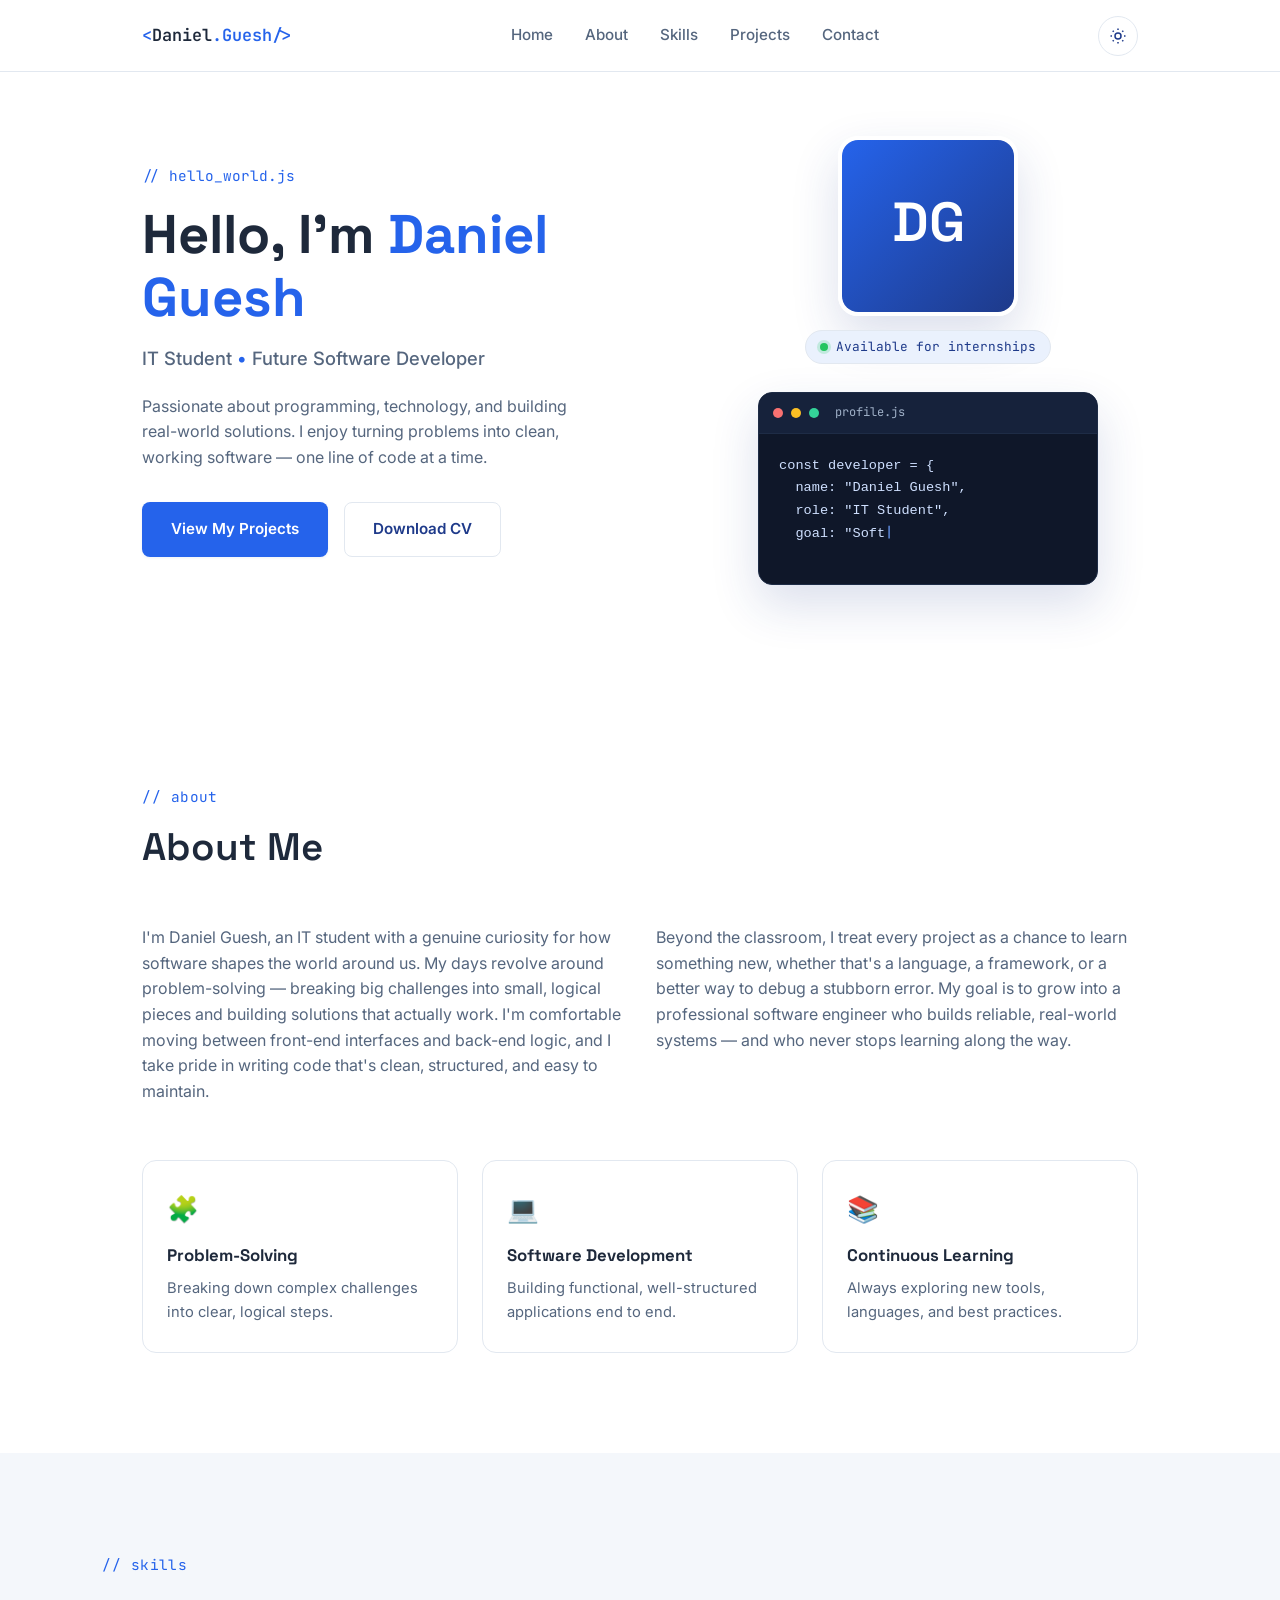
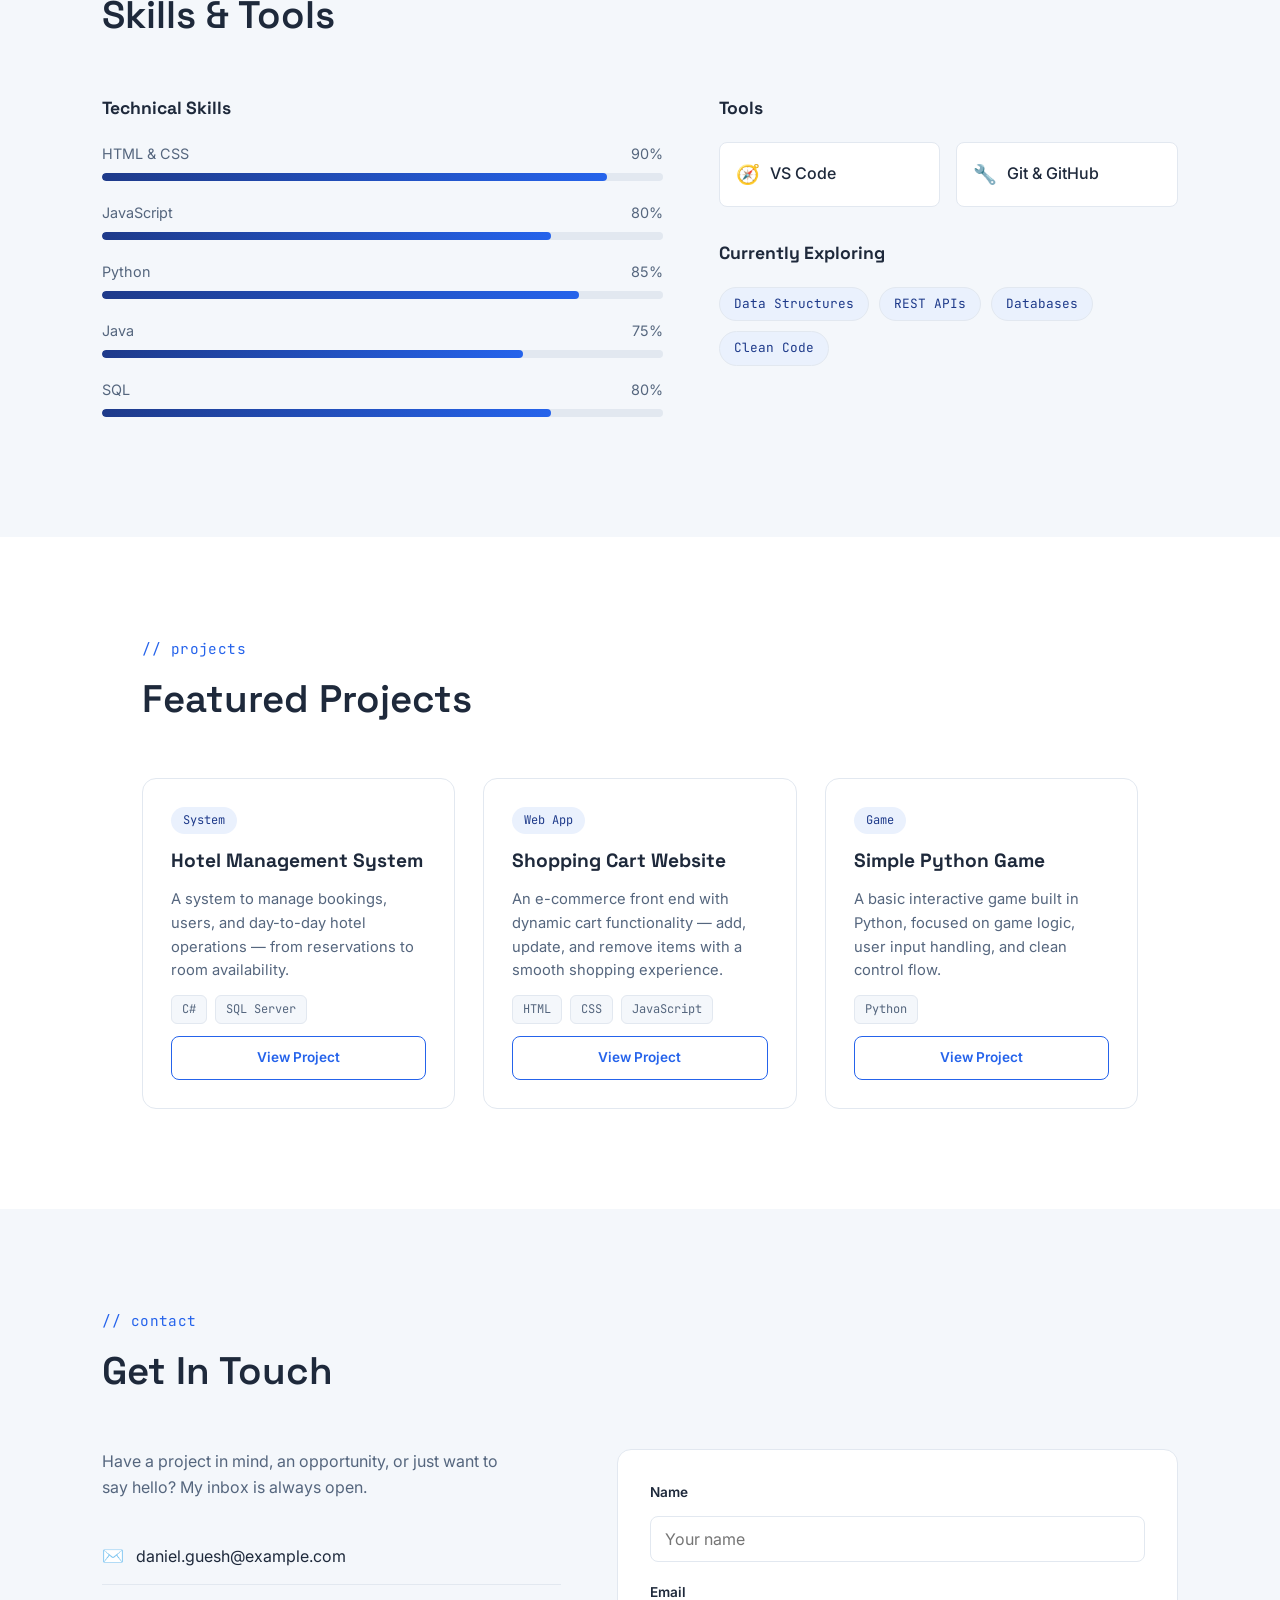
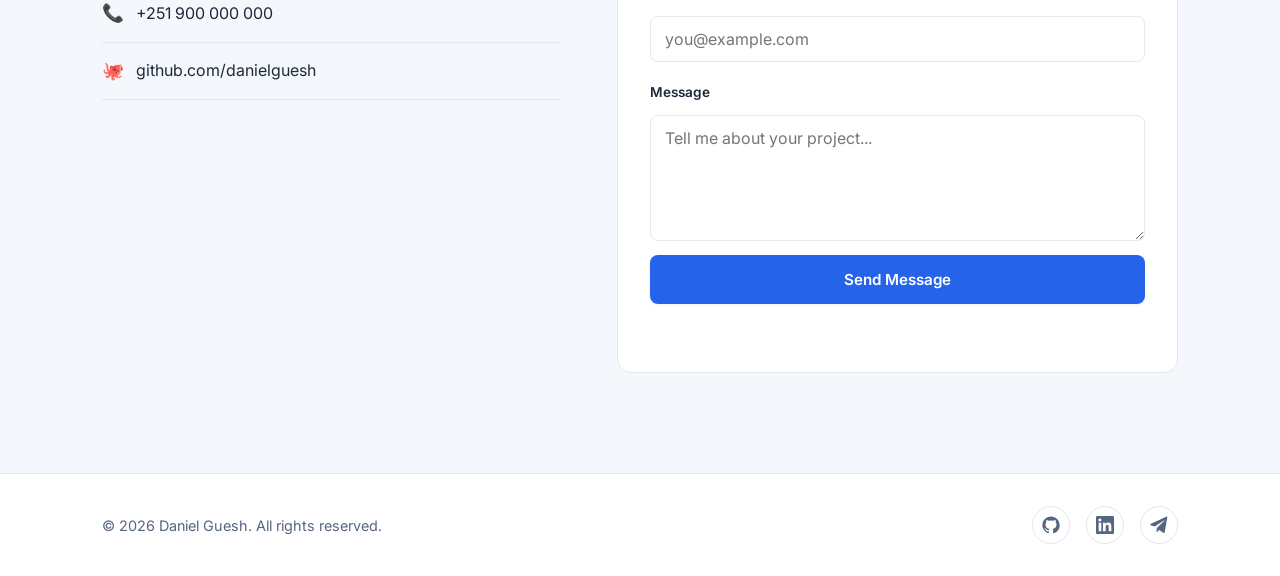
<file: Danii prtifolyo/index.html>
<!DOCTYPE html>
<html lang="en">
<head>
  <meta charset="UTF-8" />
  <meta name="viewport" content="width=device-width, initial-scale=1.0" />
  <title>Daniel Guesh — IT Student &amp; Future Software Developer</title>
  <meta name="description" content="Portfolio of Daniel Guesh, IT student and future software developer." />

  <!-- Fonts: Space Grotesk (display), Inter (body), JetBrains Mono (code accents) -->
  <link rel="preconnect" href="https://fonts.googleapis.com">
  <link rel="preconnect" href="https://fonts.gstatic.com" crossorigin>
  <link href="https://fonts.googleapis.com/css2?family=Space+Grotesk:wght@500;600;700&family=Inter:wght@400;500;600;700&family=JetBrains+Mono:wght@400;500;600&display=swap" rel="stylesheet">

  <link rel="stylesheet" href="styles.css" />
</head>
<body>

  <!-- ============ STICKY NAVIGATION ============ -->
  <header class="navbar" id="navbar">
    <div class="navbar__inner">
      <a href="#home" class="navbar__brand">
        <span class="navbar__bracket">&lt;</span>Daniel<span class="navbar__accent">.Guesh</span><span class="navbar__bracket">/&gt;</span>
      </a>

      <nav class="navbar__links" id="navLinks">
        <a href="#home" class="nav-link">Home</a>
        <a href="#about" class="nav-link">About</a>
        <a href="#skills" class="nav-link">Skills</a>
        <a href="#projects" class="nav-link">Projects</a>
        <a href="#contact" class="nav-link">Contact</a>
      </nav>

      <div class="navbar__actions">
        <!-- Dark mode toggle -->
        <button id="themeToggle" class="theme-toggle" aria-label="Toggle dark mode" title="Toggle dark mode">
          <svg class="icon-sun" viewBox="0 0 24 24" fill="none" stroke="currentColor" stroke-width="2"><circle cx="12" cy="12" r="4"/><path d="M12 2v2M12 20v2M4.93 4.93l1.41 1.41M17.66 17.66l1.41 1.41M2 12h2M20 12h2M4.93 19.07l1.41-1.41M17.66 6.34l1.41-1.41"/></svg>
          <svg class="icon-moon" viewBox="0 0 24 24" fill="none" stroke="currentColor" stroke-width="2"><path d="M21 12.79A9 9 0 1 1 11.21 3 7 7 0 0 0 21 12.79z"/></svg>
        </button>

        <!-- Mobile menu button -->
        <button id="menuToggle" class="menu-toggle" aria-label="Open menu">
          <span></span><span></span><span></span>
        </button>
      </div>
    </div>
  </header>

  <main>
    <!-- ============ HERO SECTION ============ -->
    <section class="hero" id="home">
      <div class="hero__inner">
        <div class="hero__text fade-in">
          <p class="eyebrow">// hello_world.js</p>
          <h1 class="hero__title">Hello, I'm <span class="hero__title-accent">Daniel Guesh</span></h1>
          <p class="hero__subtitle">IT Student <span class="dot-sep">•</span> Future Software Developer</p>
          <p class="hero__intro">
            Passionate about programming, technology, and building real-world solutions.
            I enjoy turning problems into clean, working software — one line of code at a time.
          </p>

          <div class="hero__actions">
            <a href="#projects" class="btn btn--primary">View My Projects</a>
            <a href="#" class="btn btn--secondary" id="downloadCV" download>Download CV</a>
          </div>
        </div>

        <div class="hero__visual fade-in">
          <!-- Portrait card -->
          <div class="portrait-card">
            <div class="portrait-frame">
              <!-- Placeholder monogram avatar (swap src for a real photo, e.g. portrait.jpg) -->
              <svg class="portrait-avatar" viewBox="0 0 200 200" role="img" aria-label="Portrait placeholder for Daniel Guesh">
                <defs>
                  <linearGradient id="avatarGrad" x1="0" y1="0" x2="1" y2="1">
                    <stop offset="0%" stop-color="#2563EB"/>
                    <stop offset="100%" stop-color="#1E3A8A"/>
                  </linearGradient>
                </defs>
                <rect width="200" height="200" rx="16" fill="url(#avatarGrad)"/>
                <text x="100" y="118" font-family="Space Grotesk, sans-serif" font-size="64" font-weight="600" fill="#ffffff" text-anchor="middle">DG</text>
              </svg>
            </div>
            <span class="status-pill"><span class="status-dot"></span>Available for internships</span>
          </div>

          <!-- Code editor signature element -->
          <div class="editor-window">
            <div class="editor-titlebar">
              <span class="dot dot--red"></span>
              <span class="dot dot--yellow"></span>
              <span class="dot dot--green"></span>
              <span class="editor-filename">profile.js</span>
            </div>
            <pre class="editor-body"><code id="typedCode"></code><span class="caret">|</span></pre>
          </div>
        </div>
      </div>
    </section>

    <!-- ============ ABOUT SECTION ============ -->
    <section class="section" id="about">
      <p class="section-label fade-in">// about</p>
      <h2 class="section-title fade-in">About Me</h2>

      <div class="about__grid">
        <p class="about__text fade-in">
          I'm Daniel Guesh, an IT student with a genuine curiosity for how software shapes
          the world around us. My days revolve around problem-solving — breaking big challenges
          into small, logical pieces and building solutions that actually work. I'm comfortable
          moving between front-end interfaces and back-end logic, and I take pride in writing
          code that's clean, structured, and easy to maintain.
        </p>
        <p class="about__text fade-in">
          Beyond the classroom, I treat every project as a chance to learn something new,
          whether that's a language, a framework, or a better way to debug a stubborn error.
          My goal is to grow into a professional software engineer who builds reliable,
          real-world systems — and who never stops learning along the way.
        </p>
      </div>

      <div class="about__highlights fade-in">
        <div class="highlight-card">
          <span class="highlight-icon">🧩</span>
          <h3>Problem-Solving</h3>
          <p>Breaking down complex challenges into clear, logical steps.</p>
        </div>
        <div class="highlight-card">
          <span class="highlight-icon">💻</span>
          <h3>Software Development</h3>
          <p>Building functional, well-structured applications end to end.</p>
        </div>
        <div class="highlight-card">
          <span class="highlight-icon">📚</span>
          <h3>Continuous Learning</h3>
          <p>Always exploring new tools, languages, and best practices.</p>
        </div>
      </div>
    </section>

    <!-- ============ SKILLS SECTION ============ -->
    <section class="section section--alt" id="skills">
      <p class="section-label fade-in">// skills</p>
      <h2 class="section-title fade-in">Skills &amp; Tools</h2>

      <div class="skills__grid">
        <div class="skills__col fade-in">
          <h3 class="skills__col-title">Technical Skills</h3>

          <div class="skill-bar">
            <div class="skill-bar__head"><span>HTML &amp; CSS</span><span>90%</span></div>
            <div class="skill-bar__track"><div class="skill-bar__fill" data-width="90"></div></div>
          </div>
          <div class="skill-bar">
            <div class="skill-bar__head"><span>JavaScript</span><span>80%</span></div>
            <div class="skill-bar__track"><div class="skill-bar__fill" data-width="80"></div></div>
          </div>
          <div class="skill-bar">
            <div class="skill-bar__head"><span>Python</span><span>85%</span></div>
            <div class="skill-bar__track"><div class="skill-bar__fill" data-width="85"></div></div>
          </div>
          <div class="skill-bar">
            <div class="skill-bar__head"><span>Java</span><span>75%</span></div>
            <div class="skill-bar__track"><div class="skill-bar__fill" data-width="75"></div></div>
          </div>
          <div class="skill-bar">
            <div class="skill-bar__head"><span>SQL</span><span>80%</span></div>
            <div class="skill-bar__track"><div class="skill-bar__fill" data-width="80"></div></div>
          </div>
        </div>

        <div class="skills__col fade-in">
          <h3 class="skills__col-title">Tools</h3>
          <div class="tools__grid">
            <div class="tool-card">
              <span class="tool-icon">🧭</span>
              <span>VS Code</span>
            </div>
            <div class="tool-card">
              <span class="tool-icon">🔧</span>
              <span>Git &amp; GitHub</span>
            </div>
          </div>

          <h3 class="skills__col-title skills__col-title--spaced">Currently Exploring</h3>
          <div class="tag-list">
            <span class="tag">Data Structures</span>
            <span class="tag">REST APIs</span>
            <span class="tag">Databases</span>
            <span class="tag">Clean Code</span>
          </div>
        </div>
      </div>
    </section>

    <!-- ============ PROJECTS SECTION ============ -->
    <section class="section" id="projects">
      <p class="section-label fade-in">// projects</p>
      <h2 class="section-title fade-in">Featured Projects</h2>

      <div class="projects__grid">

        <article class="project-card fade-in">
          <div class="project-card__top">
            <span class="project-card__tag">System</span>
          </div>
          <h3 class="project-card__title">Hotel Management System</h3>
          <p class="project-card__desc">
            A system to manage bookings, users, and day-to-day hotel operations —
            from reservations to room availability.
          </p>
          <div class="project-card__stack">
            <span class="tech-pill">C#</span>
            <span class="tech-pill">SQL Server</span>
          </div>
          <a href="#" class="btn btn--outline btn--small">View Project</a>
        </article>

        <article class="project-card fade-in">
          <div class="project-card__top">
            <span class="project-card__tag">Web App</span>
          </div>
          <h3 class="project-card__title">Shopping Cart Website</h3>
          <p class="project-card__desc">
            An e-commerce front end with dynamic cart functionality — add, update,
            and remove items with a smooth shopping experience.
          </p>
          <div class="project-card__stack">
            <span class="tech-pill">HTML</span>
            <span class="tech-pill">CSS</span>
            <span class="tech-pill">JavaScript</span>
          </div>
          <a href="#" class="btn btn--outline btn--small">View Project</a>
        </article>

        <article class="project-card fade-in">
          <div class="project-card__top">
            <span class="project-card__tag">Game</span>
          </div>
          <h3 class="project-card__title">Simple Python Game</h3>
          <p class="project-card__desc">
            A basic interactive game built in Python, focused on game logic,
            user input handling, and clean control flow.
          </p>
          <div class="project-card__stack">
            <span class="tech-pill">Python</span>
          </div>
          <a href="#" class="btn btn--outline btn--small">View Project</a>
        </article>

      </div>
    </section>

    <!-- ============ CONTACT SECTION ============ -->
    <section class="section section--alt" id="contact">
      <p class="section-label fade-in">// contact</p>
      <h2 class="section-title fade-in">Get In Touch</h2>

      <div class="contact__grid">
        <div class="contact__info fade-in">
          <p class="contact__intro">
            Have a project in mind, an opportunity, or just want to say hello?
            My inbox is always open.
          </p>

          <a href="mailto:daniel.guesh@example.com" class="contact__item">
            <span class="contact__icon">✉️</span>
            <span>daniel.guesh@example.com</span>
          </a>
          <a href="tel:+251900000000" class="contact__item">
            <span class="contact__icon">📞</span>
            <span>+251 900 000 000</span>
          </a>
          <a href="https://github.com/danielguesh" target="_blank" rel="noopener noreferrer" class="contact__item">
            <span class="contact__icon">🐙</span>
            <span>github.com/danielguesh</span>
          </a>
        </div>

        <form class="contact-form fade-in" id="contactForm">
          <label class="form-label" for="name">Name</label>
          <input class="form-input" type="text" id="name" name="name" placeholder="Your name" required />

          <label class="form-label" for="email">Email</label>
          <input class="form-input" type="email" id="email" name="email" placeholder="you@example.com" required />

          <label class="form-label" for="message">Message</label>
          <textarea class="form-input" id="message" name="message" rows="5" placeholder="Tell me about your project..." required></textarea>

          <button type="submit" class="btn btn--primary btn--full">Send Message</button>
          <p class="form-status" id="formStatus"></p>
        </form>
      </div>
    </section>
  </main>

  <!-- ============ FOOTER ============ -->
  <footer class="footer">
    <div class="footer__inner">
      <p class="footer__copy">&copy; 2026 Daniel Guesh. All rights reserved.</p>

      <div class="footer__socials">
        <a href="https://github.com/danielguesh" target="_blank" rel="noopener noreferrer" aria-label="GitHub" class="social-icon">
          <svg viewBox="0 0 24 24" fill="currentColor"><path d="M12 .5C5.65.5.5 5.65.5 12c0 5.09 3.29 9.4 7.86 10.93.57.1.78-.25.78-.55 0-.27-.01-1-.02-1.96-3.2.7-3.87-1.54-3.87-1.54-.53-1.33-1.28-1.69-1.28-1.69-1.05-.71.08-.7.08-.7 1.16.08 1.77 1.19 1.77 1.19 1.03 1.76 2.7 1.25 3.36.96.1-.75.4-1.25.73-1.54-2.55-.29-5.24-1.28-5.24-5.68 0-1.25.45-2.28 1.19-3.08-.12-.29-.52-1.46.11-3.05 0 0 .96-.31 3.15 1.18a10.9 10.9 0 0 1 5.74 0c2.19-1.49 3.15-1.18 3.15-1.18.63 1.59.23 2.76.11 3.05.74.8 1.19 1.83 1.19 3.08 0 4.41-2.69 5.38-5.25 5.67.42.36.78 1.08.78 2.17 0 1.57-.01 2.83-.01 3.22 0 .31.2.66.79.55A10.51 10.51 0 0 0 23.5 12C23.5 5.65 18.35.5 12 .5z"/></svg>
        </a>
        <a href="https://linkedin.com/in/danielguesh" target="_blank" rel="noopener noreferrer" aria-label="LinkedIn" class="social-icon">
          <svg viewBox="0 0 24 24" fill="currentColor"><path d="M20.45 20.45h-3.56v-5.58c0-1.33-.02-3.04-1.85-3.04-1.86 0-2.14 1.45-2.14 2.95v5.67H9.34V9h3.42v1.56h.05c.48-.9 1.64-1.85 3.38-1.85 3.61 0 4.28 2.38 4.28 5.47v6.27zM5.34 7.43a2.07 2.07 0 1 1 0-4.13 2.07 2.07 0 0 1 0 4.13zM7.12 20.45H3.56V9h3.56v11.45zM22.22 0H1.77C.8 0 0 .78 0 1.75v20.5C0 23.22.8 24 1.77 24h20.45c.98 0 1.78-.78 1.78-1.75V1.75C24 .78 23.2 0 22.22 0z"/></svg>
        </a>
        <a href="https://t.me/danielguesh" target="_blank" rel="noopener noreferrer" aria-label="Telegram" class="social-icon">
          <svg viewBox="0 0 24 24" fill="currentColor"><path d="M23.05 2.1 19.6 21.6c-.26 1.15-.95 1.43-1.93.89l-5.32-3.92-2.57 2.47c-.28.28-.52.52-1.07.52l.38-5.4L19.2 6.3c.42-.37-.09-.58-.65-.2L6.4 13.86l-5.34-1.67c-1.16-.36-1.18-1.16.24-1.72L21.6.9c.97-.36 1.82.22 1.45 1.2z"/></svg>
        </a>
      </div>
    </div>
  </footer>

  <script src="script.js"></script>
</body>
</html>
</file>
<file: Danii prtifolyo/styles.css>
/* =========================================================
   DANIEL GUESH — PORTFOLIO STYLES
   Design language: a code-editor inspired, blue/white/gray
   professional theme. Space Grotesk for display, Inter for
   body copy, JetBrains Mono for code-style accents.
   ========================================================= */

/* ---------- Design Tokens ---------- */
:root {
  --color-bg: #ffffff;
  --color-bg-alt: #f4f7fb;          /* light gray-blue section bg */
  --color-surface: #ffffff;
  --color-border: #e2e8f0;

  --color-text: #1e293b;            /* slate-800 */
  --color-text-muted: #55667e;

  --color-primary: #1e3a8a;         /* deep blue */
  --color-primary-light: #2563eb;   /* electric blue accent */
  --color-primary-soft: #eaf1fd;    /* pale blue tint */

  --font-display: 'Space Grotesk', sans-serif;
  --font-body: 'Inter', sans-serif;
  --font-mono: 'JetBrains Mono', monospace;

  --radius-sm: 8px;
  --radius-md: 14px;
  --radius-lg: 20px;

  --shadow-sm: 0 1px 3px rgba(30, 58, 138, 0.08);
  --shadow-md: 0 8px 24px rgba(30, 58, 138, 0.10);
  --shadow-lg: 0 20px 48px rgba(30, 58, 138, 0.16);

  --transition: 0.25s ease;
  --nav-height: 72px;
}

/* Dark mode palette */
body.dark {
  --color-bg: #0b1220;
  --color-bg-alt: #101a2c;
  --color-surface: #131f33;
  --color-border: #223049;

  --color-text: #e6ecf5;
  --color-text-muted: #9fb0c7;

  --color-primary: #5b8def;
  --color-primary-light: #6ea1ff;
  --color-primary-soft: #16223b;

  --shadow-sm: 0 1px 3px rgba(0, 0, 0, 0.35);
  --shadow-md: 0 8px 24px rgba(0, 0, 0, 0.45);
  --shadow-lg: 0 20px 48px rgba(0, 0, 0, 0.55);
}

/* ---------- Reset ---------- */
* { margin: 0; padding: 0; box-sizing: border-box; }

html { scroll-behavior: smooth; }

body {
  font-family: var(--font-body);
  background: var(--color-bg);
  color: var(--color-text);
  line-height: 1.6;
  transition: background var(--transition), color var(--transition);
}

img { max-width: 100%; display: block; }

a { color: inherit; text-decoration: none; }

ul, ol { list-style: none; }

button, input, textarea { font-family: inherit; font-size: inherit; }

.icon-moon { display: none; }
body.dark .icon-sun { display: none; }
body.dark .icon-moon { display: block; }

/* ---------- Layout Helpers ---------- */
.section {
  padding: 100px 8vw;
  max-width: 1200px;
  margin: 0 auto;
}
.section--alt { background: var(--color-bg-alt); max-width: 100%; }
.section--alt > * { max-width: 1200px; margin-left: auto; margin-right: auto; }
.section--alt .section-label,
.section--alt .section-title { max-width: 1200px; margin-left: auto; margin-right: auto; }

.section-label {
  font-family: var(--font-mono);
  color: var(--color-primary-light);
  font-size: 0.9rem;
  letter-spacing: 0.03em;
  margin-bottom: 8px;
}

.section-title {
  font-family: var(--font-display);
  font-size: clamp(1.8rem, 3vw, 2.4rem);
  font-weight: 600;
  margin-bottom: 48px;
}

/* ---------- Buttons ---------- */
.btn {
  display: inline-flex;
  align-items: center;
  justify-content: center;
  gap: 8px;
  padding: 14px 28px;
  border-radius: var(--radius-sm);
  font-weight: 600;
  font-size: 0.95rem;
  border: 1px solid transparent;
  cursor: pointer;
  transition: transform var(--transition), box-shadow var(--transition), background var(--transition), color var(--transition);
}
.btn:hover { transform: translateY(-2px); }

.btn--primary {
  background: var(--color-primary-light);
  color: #ffffff;
  box-shadow: var(--shadow-sm);
}
.btn--primary:hover { box-shadow: var(--shadow-md); }

.btn--secondary {
  background: var(--color-surface);
  color: var(--color-primary);
  border-color: var(--color-border);
}
.btn--secondary:hover { border-color: var(--color-primary-light); color: var(--color-primary-light); }

.btn--outline {
  background: transparent;
  color: var(--color-primary-light);
  border-color: var(--color-primary-light);
}
.btn--outline:hover { background: var(--color-primary-light); color: #fff; }

.btn--small { padding: 10px 20px; font-size: 0.85rem; }
.btn--full { width: 100%; margin-top: 8px; }

/* ---------- Navbar ---------- */
.navbar {
  position: fixed;
  top: 0; left: 0; right: 0;
  height: var(--nav-height);
  background: color-mix(in srgb, var(--color-bg) 85%, transparent);
  backdrop-filter: blur(10px);
  border-bottom: 1px solid var(--color-border);
  z-index: 1000;
  transition: background var(--transition), border-color var(--transition);
}

.navbar__inner {
  max-width: 1200px;
  margin: 0 auto;
  height: 100%;
  padding: 0 8vw;
  display: flex;
  align-items: center;
  justify-content: space-between;
  gap: 24px;
}

.navbar__brand {
  font-family: var(--font-mono);
  font-weight: 600;
  font-size: 1.05rem;
}
.navbar__bracket { color: var(--color-primary-light); }
.navbar__accent { color: var(--color-primary-light); }

.navbar__links {
  display: flex;
  gap: 32px;
}

.nav-link {
  position: relative;
  font-weight: 500;
  font-size: 0.95rem;
  color: var(--color-text-muted);
  transition: color var(--transition);
}
.nav-link::after {
  content: "";
  position: absolute;
  left: 0; bottom: -6px;
  width: 0; height: 2px;
  background: var(--color-primary-light);
  transition: width var(--transition);
}
.nav-link:hover { color: var(--color-text); }
.nav-link:hover::after { width: 100%; }

.navbar__actions {
  display: flex;
  align-items: center;
  gap: 16px;
}

.theme-toggle {
  width: 40px; height: 40px;
  border-radius: 50%;
  border: 1px solid var(--color-border);
  background: var(--color-surface);
  color: var(--color-primary);
  display: flex;
  align-items: center;
  justify-content: center;
  cursor: pointer;
  transition: border-color var(--transition), transform var(--transition);
}
.theme-toggle:hover { border-color: var(--color-primary-light); transform: rotate(15deg); }
.theme-toggle svg { width: 18px; height: 18px; }

.menu-toggle {
  display: none;
  flex-direction: column;
  gap: 5px;
  width: 32px;
  background: none;
  border: none;
  cursor: pointer;
}
.menu-toggle span {
  height: 2px;
  background: var(--color-text);
  border-radius: 2px;
  transition: transform var(--transition), opacity var(--transition);
}
.menu-toggle.is-open span:nth-child(1) { transform: translateY(7px) rotate(45deg); }
.menu-toggle.is-open span:nth-child(2) { opacity: 0; }
.menu-toggle.is-open span:nth-child(3) { transform: translateY(-7px) rotate(-45deg); }

/* ---------- Hero ---------- */
.hero {
  padding: calc(var(--nav-height) + 64px) 8vw 100px;
  max-width: 1200px;
  margin: 0 auto;
}

.hero__inner {
  display: grid;
  grid-template-columns: 1.1fr 0.9fr;
  gap: 64px;
  align-items: center;
}

.eyebrow {
  font-family: var(--font-mono);
  color: var(--color-primary-light);
  font-size: 0.9rem;
  margin-bottom: 16px;
}

.hero__title {
  font-family: var(--font-display);
  font-size: clamp(2.2rem, 5vw, 3.4rem);
  font-weight: 700;
  line-height: 1.15;
  margin-bottom: 16px;
}
.hero__title-accent { color: var(--color-primary-light); }

.hero__subtitle {
  font-size: 1.15rem;
  font-weight: 500;
  color: var(--color-text-muted);
  margin-bottom: 20px;
}
.dot-sep { color: var(--color-primary-light); }

.hero__intro {
  max-width: 46ch;
  color: var(--color-text-muted);
  margin-bottom: 32px;
}

.hero__actions {
  display: flex;
  gap: 16px;
  flex-wrap: wrap;
}

.hero__visual {
  position: relative;
  display: flex;
  flex-direction: column;
  align-items: center;
  gap: 28px;
}

.portrait-card {
  display: flex;
  flex-direction: column;
  align-items: center;
  gap: 14px;
}

.portrait-frame {
  width: 180px;
  height: 180px;
  border-radius: var(--radius-lg);
  overflow: hidden;
  box-shadow: var(--shadow-lg);
  border: 4px solid var(--color-surface);
}
.portrait-avatar { width: 100%; height: 100%; }

.status-pill {
  display: inline-flex;
  align-items: center;
  gap: 8px;
  font-size: 0.8rem;
  font-family: var(--font-mono);
  padding: 6px 14px;
  border-radius: 999px;
  background: var(--color-primary-soft);
  color: var(--color-primary);
  border: 1px solid var(--color-border);
}
.status-dot {
  width: 8px; height: 8px;
  border-radius: 50%;
  background: #22c55e;
  box-shadow: 0 0 0 3px rgba(34, 197, 94, 0.2);
}

/* Signature element: code editor window */
.editor-window {
  width: 100%;
  max-width: 340px;
  background: #0f1729;
  border-radius: var(--radius-md);
  overflow: hidden;
  box-shadow: var(--shadow-lg);
  border: 1px solid #1e2c46;
}

.editor-titlebar {
  display: flex;
  align-items: center;
  gap: 8px;
  padding: 10px 14px;
  background: #16223b;
  border-bottom: 1px solid #1e2c46;
}
.dot { width: 10px; height: 10px; border-radius: 50%; }
.dot--red { background: #f87171; }
.dot--yellow { background: #fbbf24; }
.dot--green { background: #34d399; }
.editor-filename {
  margin-left: 8px;
  font-family: var(--font-mono);
  font-size: 0.75rem;
  color: #9fb0c7;
}

.editor-body {
  padding: 20px;
  font-family: var(--font-mono);
  font-size: 0.85rem;
  color: #cfe0ff;
  min-height: 150px;
  white-space: pre-wrap;
  word-break: break-word;
}
.caret {
  display: inline-block;
  color: #6ea1ff;
  animation: blink 1s steps(1) infinite;
}
@keyframes blink { 50% { opacity: 0; } }

/* ---------- About ---------- */
.about__grid {
  display: grid;
  grid-template-columns: 1fr 1fr;
  gap: 32px;
  margin-bottom: 56px;
}
.about__text { color: var(--color-text-muted); }

.about__highlights {
  display: grid;
  grid-template-columns: repeat(3, 1fr);
  gap: 24px;
}

.highlight-card {
  background: var(--color-surface);
  border: 1px solid var(--color-border);
  border-radius: var(--radius-md);
  padding: 28px 24px;
  transition: transform var(--transition), box-shadow var(--transition), border-color var(--transition);
}
.highlight-card:hover {
  transform: translateY(-6px);
  box-shadow: var(--shadow-md);
  border-color: var(--color-primary-light);
}
.highlight-icon { font-size: 1.6rem; }
.highlight-card h3 {
  font-family: var(--font-display);
  font-size: 1.05rem;
  margin: 12px 0 8px;
}
.highlight-card p { color: var(--color-text-muted); font-size: 0.92rem; }

/* ---------- Skills ---------- */
.skills__grid {
  display: grid;
  grid-template-columns: 1.1fr 0.9fr;
  gap: 56px;
}

.skills__col-title {
  font-family: var(--font-display);
  font-size: 1.1rem;
  margin-bottom: 20px;
}
.skills__col-title--spaced { margin-top: 32px; }

.skill-bar { margin-bottom: 20px; }
.skill-bar__head {
  display: flex;
  justify-content: space-between;
  font-size: 0.9rem;
  margin-bottom: 8px;
  color: var(--color-text-muted);
}
.skill-bar__track {
  height: 8px;
  border-radius: 999px;
  background: var(--color-border);
  overflow: hidden;
}
.skill-bar__fill {
  height: 100%;
  width: 0%;
  border-radius: 999px;
  background: linear-gradient(90deg, var(--color-primary), var(--color-primary-light));
  transition: width 1.1s ease;
}

.tools__grid {
  display: grid;
  grid-template-columns: repeat(2, 1fr);
  gap: 16px;
}
.tool-card {
  display: flex;
  align-items: center;
  gap: 10px;
  background: var(--color-surface);
  border: 1px solid var(--color-border);
  border-radius: var(--radius-sm);
  padding: 16px;
  font-weight: 500;
  transition: transform var(--transition), border-color var(--transition);
}
.tool-card:hover { transform: translateY(-4px); border-color: var(--color-primary-light); }
.tool-icon { font-size: 1.2rem; }

.tag-list { display: flex; flex-wrap: wrap; gap: 10px; }
.tag {
  font-family: var(--font-mono);
  font-size: 0.8rem;
  padding: 6px 14px;
  border-radius: 999px;
  background: var(--color-primary-soft);
  color: var(--color-primary);
  border: 1px solid var(--color-border);
}

/* ---------- Projects ---------- */
.projects__grid {
  display: grid;
  grid-template-columns: repeat(3, 1fr);
  gap: 28px;
}

.project-card {
  background: var(--color-surface);
  border: 1px solid var(--color-border);
  border-radius: var(--radius-md);
  padding: 28px;
  display: flex;
  flex-direction: column;
  gap: 12px;
  transition: transform var(--transition), box-shadow var(--transition), border-color var(--transition);
}
.project-card:hover {
  transform: translateY(-8px);
  box-shadow: var(--shadow-md);
  border-color: var(--color-primary-light);
}

.project-card__top { display: flex; }
.project-card__tag {
  font-family: var(--font-mono);
  font-size: 0.75rem;
  padding: 4px 12px;
  border-radius: 999px;
  background: var(--color-primary-soft);
  color: var(--color-primary);
}

.project-card__title {
  font-family: var(--font-display);
  font-size: 1.2rem;
}

.project-card__desc {
  color: var(--color-text-muted);
  font-size: 0.92rem;
  flex-grow: 1;
}

.project-card__stack { display: flex; flex-wrap: wrap; gap: 8px; }
.tech-pill {
  font-family: var(--font-mono);
  font-size: 0.75rem;
  padding: 4px 10px;
  border-radius: 6px;
  background: var(--color-bg-alt);
  border: 1px solid var(--color-border);
  color: var(--color-text-muted);
}

/* ---------- Contact ---------- */
.contact__grid {
  display: grid;
  grid-template-columns: 0.9fr 1.1fr;
  gap: 56px;
}

.contact__intro { color: var(--color-text-muted); margin-bottom: 28px; max-width: 40ch; }

.contact__item {
  display: flex;
  align-items: center;
  gap: 12px;
  padding: 14px 0;
  border-bottom: 1px solid var(--color-border);
  transition: color var(--transition), padding-left var(--transition);
}
.contact__item:hover { color: var(--color-primary-light); padding-left: 6px; }
.contact__icon { font-size: 1.1rem; }

.contact-form {
  display: flex;
  flex-direction: column;
  gap: 6px;
  background: var(--color-surface);
  border: 1px solid var(--color-border);
  border-radius: var(--radius-md);
  padding: 32px;
}

.form-label {
  font-size: 0.85rem;
  font-weight: 600;
  margin-top: 14px;
}
.form-label:first-child { margin-top: 0; }

.form-input {
  padding: 12px 14px;
  border-radius: var(--radius-sm);
  border: 1px solid var(--color-border);
  background: var(--color-bg);
  color: var(--color-text);
  margin-top: 6px;
  transition: border-color var(--transition), box-shadow var(--transition);
  resize: vertical;
}
.form-input:focus {
  outline: none;
  border-color: var(--color-primary-light);
  box-shadow: 0 0 0 3px var(--color-primary-soft);
}

.form-status {
  font-size: 0.85rem;
  color: var(--color-primary-light);
  min-height: 20px;
  margin-top: 10px;
}

/* ---------- Footer ---------- */
.footer {
  border-top: 1px solid var(--color-border);
  padding: 32px 8vw;
}
.footer__inner {
  max-width: 1200px;
  margin: 0 auto;
  display: flex;
  align-items: center;
  justify-content: space-between;
  flex-wrap: wrap;
  gap: 16px;
}
.footer__copy { color: var(--color-text-muted); font-size: 0.9rem; }
.footer__socials { display: flex; gap: 16px; }
.social-icon {
  width: 38px; height: 38px;
  border-radius: 50%;
  border: 1px solid var(--color-border);
  display: flex; align-items: center; justify-content: center;
  color: var(--color-text-muted);
  transition: color var(--transition), border-color var(--transition), transform var(--transition);
}
.social-icon svg { width: 18px; height: 18px; }
.social-icon:hover {
  color: var(--color-primary-light);
  border-color: var(--color-primary-light);
  transform: translateY(-3px);
}

/* ---------- Fade-in animation ---------- */
.fade-in {
  opacity: 0;
  transform: translateY(24px);
  transition: opacity 0.7s ease, transform 0.7s ease;
}
.fade-in.is-visible {
  opacity: 1;
  transform: translateY(0);
}

@media (prefers-reduced-motion: reduce) {
  * { animation-duration: 0.001ms !important; transition-duration: 0.001ms !important; }
}

/* ---------- Responsive ---------- */
@media (max-width: 960px) {
  .hero__inner { grid-template-columns: 1fr; }
  .hero__visual { margin-top: 24px; }
  .about__grid { grid-template-columns: 1fr; }
  .skills__grid { grid-template-columns: 1fr; }
  .projects__grid { grid-template-columns: repeat(2, 1fr); }
  .contact__grid { grid-template-columns: 1fr; }
}

@media (max-width: 720px) {
  .navbar__links {
    position: fixed;
    top: var(--nav-height);
    left: 0; right: 0;
    background: var(--color-bg);
    border-bottom: 1px solid var(--color-border);
    flex-direction: column;
    padding: 16px 8vw 24px;
    gap: 4px;
    transform: translateY(-150%);
    opacity: 0;
    transition: transform var(--transition), opacity var(--transition);
  }
  .navbar__links.is-open { transform: translateY(0); opacity: 1; }
  .nav-link { padding: 12px 0; border-bottom: 1px solid var(--color-border); }
  .menu-toggle { display: flex; }

  .about__highlights { grid-template-columns: 1fr; }
  .projects__grid { grid-template-columns: 1fr; }
  .tools__grid { grid-template-columns: 1fr; }
}

@media (max-width: 480px) {
  .section { padding: 72px 6vw; }
  .hero { padding: calc(var(--nav-height) + 40px) 6vw 72px; }
  .hero__actions { flex-direction: column; align-items: stretch; }
}
</file>
